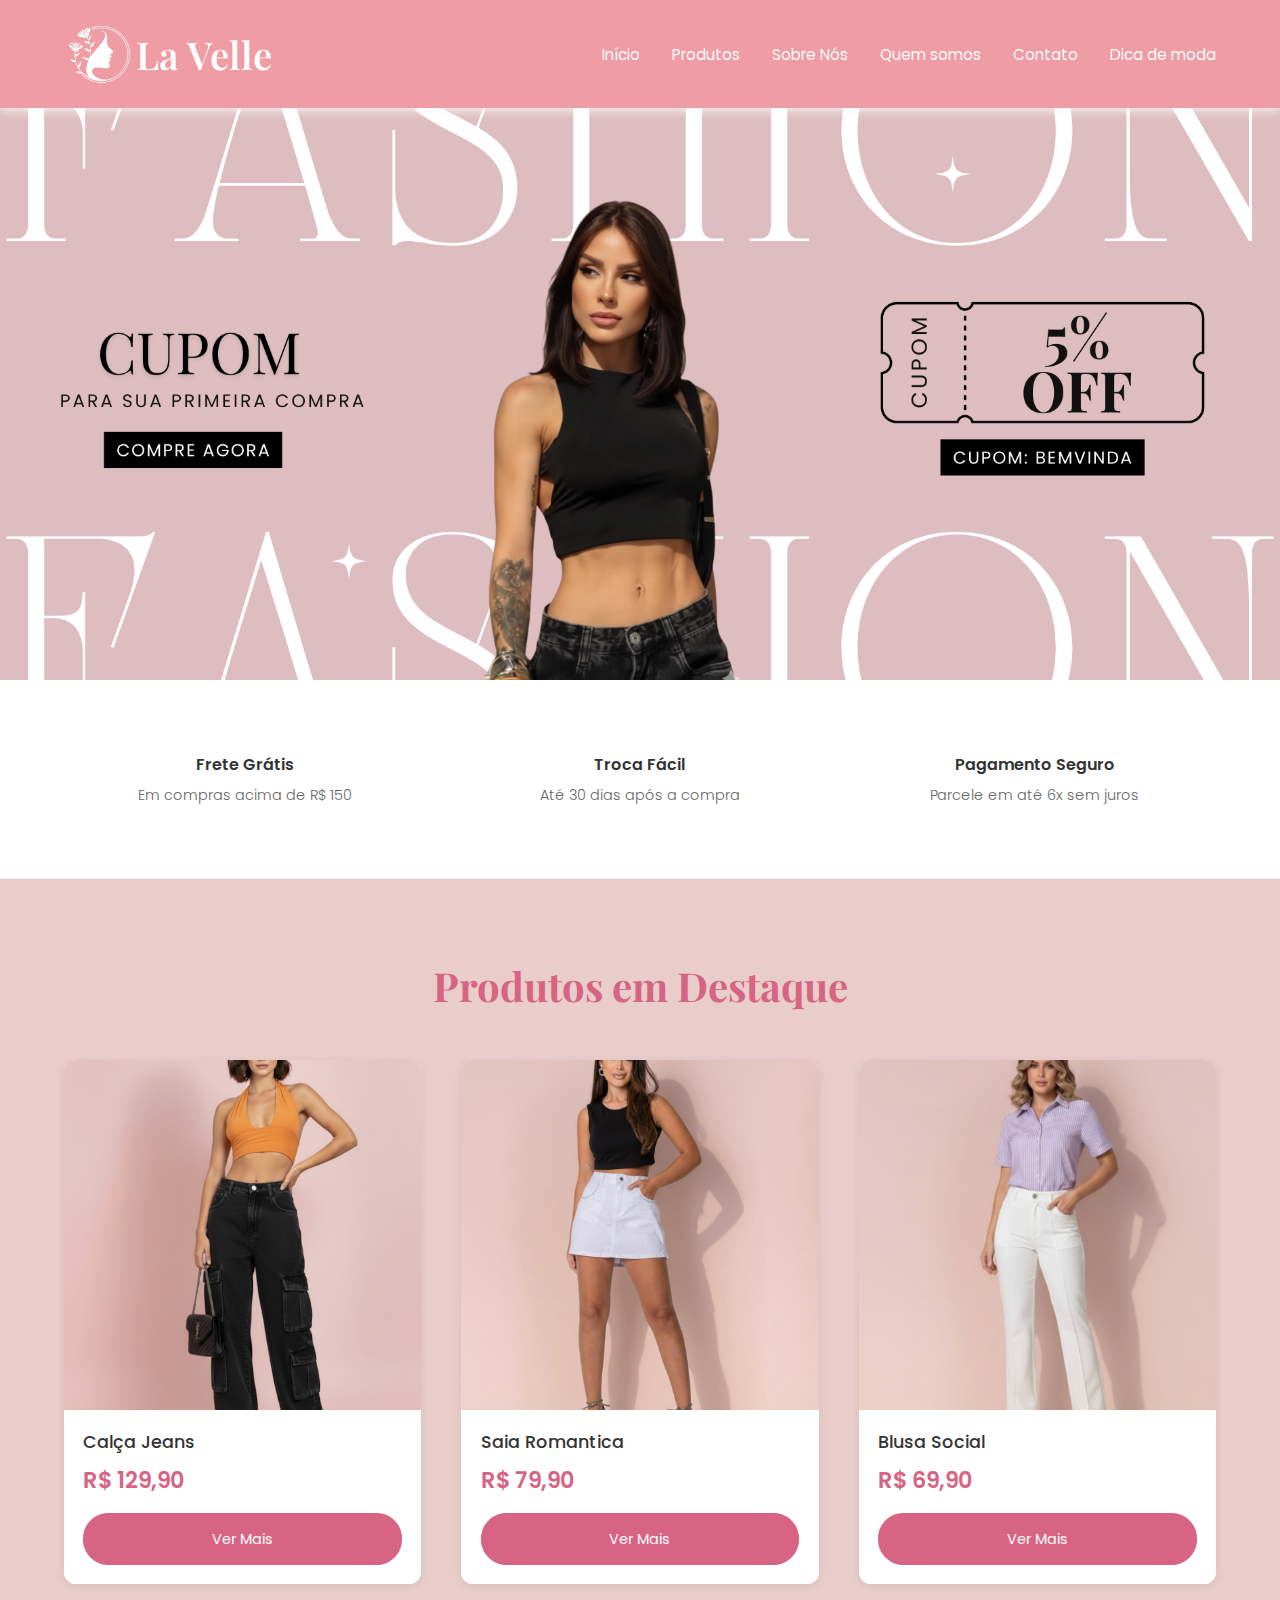
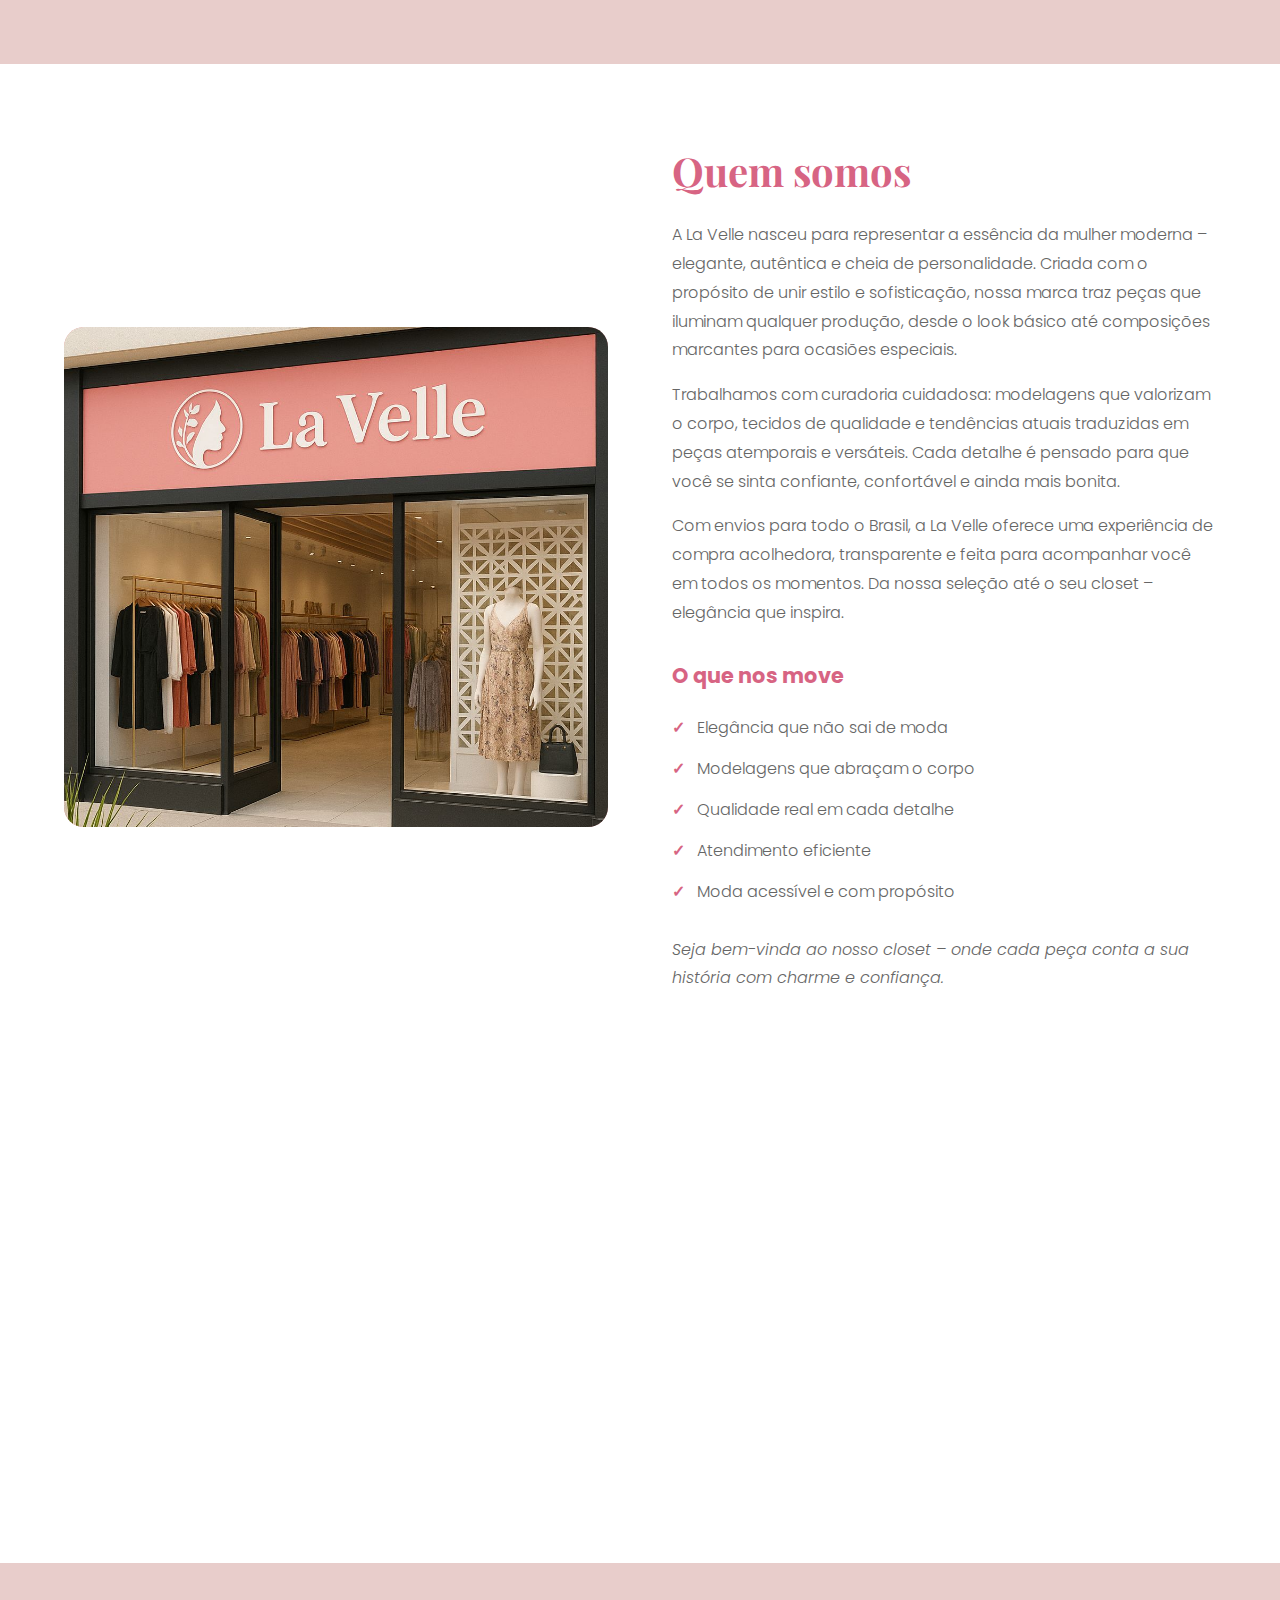
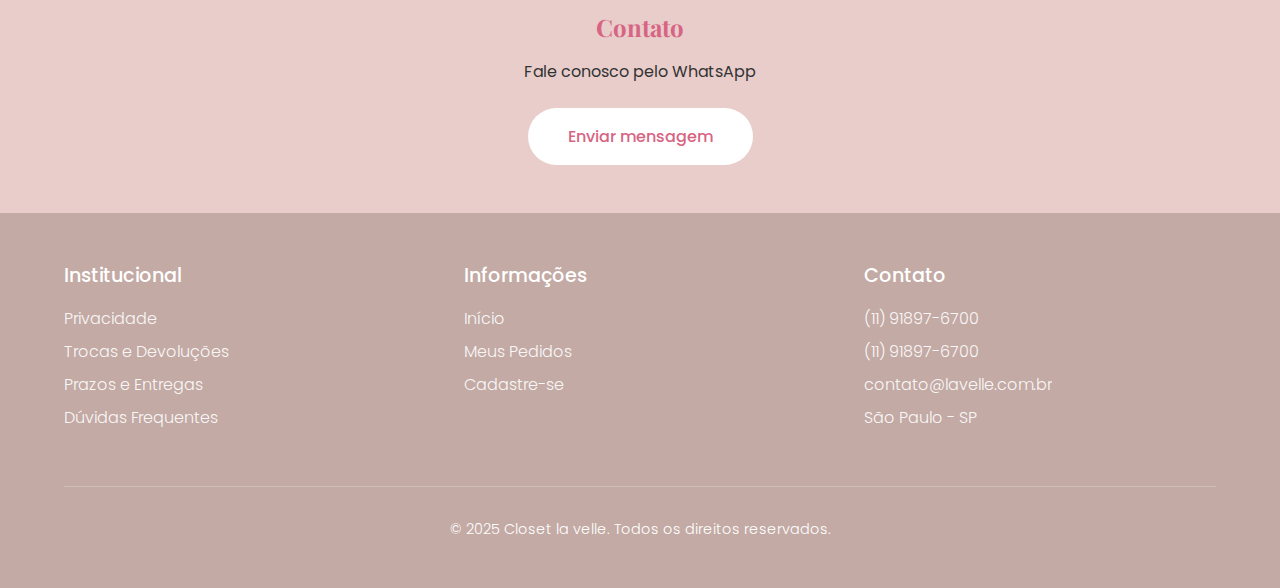
<file: index.html>
<!DOCTYPE html>
<html lang="pt-br">
<head>
    <meta charset="UTF-8">
    <meta name="viewport" content="width=device-width, initial-scale=1.0">
    <title>La velle</title>
    <link rel="stylesheet" href="style.css">
</head>
<body>

    <header>
    <div class="logo-container">
        <img src="img/logonovo.png" alt="la velle" class="logo-img">
        <div class="logo">La Velle</div>
    </div>
        
        <nav>
            <a href="index.html">Início</a>
            <a href="produtos.html">Produtos</a>
            <a href="#sobre">Sobre Nós</a>
            <a href="quemsomos.html">Quem somos </a>
            <a href="#contato">Contato</a>
            <a href="dicas.html">Dica de moda</a>
        </nav>
    </header>

    <!-- Banner Carrossel -->
    <section class="banner-carousel">
    <div class="carousel-container">

        <div class="carousel-slide">
            <img src="img/Banner 1 La Velle.png" alt="Promoções">
        </div>

        <div class="carousel-slide">
            <img src="img/Banner 2 La Velle.png" alt="Novidades">
        </div>

        <div class="carousel-slide">
            <img src="img/Banner 3 La Velle.png" alt="Moda Verão">
        </div>

    </div>
</section>


    <!-- Benefícios -->
    <section class="benefits">
        <div class="benefit-item">
            <h3>Frete Grátis</h3>
            <p>Em compras acima de R$ 150</p>
        </div>
        <div class="benefit-item">
            <h3>Troca Fácil</h3>
            <p>Até 30 dias após a compra</p>
        </div>
        <div class="benefit-item">
            <h3>Pagamento Seguro</h3>
            <p>Parcele em até 6x sem juros</p>
        </div>
    </section>

    <!-- Produtos -->
<!-- Produtos -->
<section class="products">
    <h2 class="section-title">Produtos em Destaque</h2>
    <div class="product-grid">
        <div class="product-card">
            <div class="product-image">
                <img src="img/calcajeans.png " alt="Calça Jeans Black">
            </div>
            <div class="product-info">
                <h3>Calça Jeans</h3>
                <p class="product-price">R$ 129,90</p>
                <a href="produtos.html" class="product-button">Ver Mais</a>
            </div>
        </div>
        <div class="product-card">
            <div class="product-image">
                <img src="img/saia.png" alt="Cargo Wide Dark">
            </div>
            <div class="product-info">
                <h3>Saia Romantica</h3>
                <p class="product-price">R$ 79,90</p>
                <a href="produtos.html" class="product-button">Ver Mais</a>
            </div>
        </div>
        <div class="product-card">
            <div class="product-image">
                <img src="img/blusasocial.png" alt="Conjunto Glamour">
            </div>
            <div class="product-info">
                <h3>Blusa Social</h3>
                <p class="product-price">R$ 69,90</p>
                <a href="produtos.html" class="product-button">Ver Mais</a>
            </div>
        </div>
    </div>
</section>


    
     <!-- QUEM SOMOS -->
   <!-- QUEM SOMOS -->
<section class="about" id="sobre">
    <div class="about-image">
        <img src="img/faixada.jpg" alt="La Velle - Sobre Nós">
    </div>
    <div class="about-content">
        <h2>Quem somos</h2>
        <p>A La Velle nasceu para representar a essência da mulher moderna – elegante, autêntica e cheia de personalidade. Criada com o propósito de unir estilo e sofisticação, nossa marca traz peças que iluminam qualquer produção, desde o look básico até composições marcantes para ocasiões especiais.</p>

        <p>Trabalhamos com curadoria cuidadosa: modelagens que valorizam o corpo, tecidos de qualidade e tendências atuais traduzidas em peças atemporais e versáteis. Cada detalhe é pensado para que você se sinta confiante, confortável e ainda mais bonita.</p>

        <p>Com envios para todo o Brasil, a La Velle oferece uma experiência de compra acolhedora, transparente e feita para acompanhar você em todos os momentos. Da nossa seleção até o seu closet – elegância que inspira.</p>

        <div class="about-highlights">
            <h3>O que nos move</h3>
            <ul>
                <li>Elegância que não sai de moda</li>
                <li>Modelagens que abraçam o corpo</li>
                <li>Qualidade real em cada detalhe</li>
                <li>Atendimento eficiente</li>
                <li>Moda acessível e com propósito</li>
            </ul>
        </div>
        <p style="margin-top: 1.5rem; font-style: italic;">Seja bem-vinda ao nosso closet – onde cada peça conta a sua história com charme e confiança.</p>
    </div>

<div class="video-container">
    <iframe 
        src="https://www.youtube.com/embed/2nrxYPofOdE" allowfullscreen>
    </iframe>
</div>

</section>
    <!-- Contato -->
    <section id="contato" style="background: var(--color-5); padding: 3rem 5%; text-align: center;">
        <h2 style="font-family: 'Playfair Display', serif; color: var(--color-2); margin-bottom: 1rem;">Contato</h2>
        <p style="margin-bottom: 1.5rem;">Fale conosco pelo WhatsApp</p>
        <a href="https://wa.me/5500000000000" target="_blank" class="cta-button">Enviar mensagem</a>
    </section>

      <!-- FOOTER -->
    <footer>
        <div class="footer-content">
            <div class="footer-section">
                <h3>Institucional</h3>
                <a href="#">Privacidade</a>
                <a href="#">Trocas e Devoluções</a>
                <a href="#">Prazos e Entregas</a>
                <a href="#">Dúvidas Frequentes</a>
            </div>
            <div class="footer-section">
                <h3>Informações</h3>
                <a href="index.html">Início</a>
                <a href="produtos.html">Meus Pedidos</a>
                <a href="#">Cadastre-se</a>
            </div>
            <div class="footer-section">
                <h3>Contato</h3>
                <p><i class="fab fa-whatsapp"></i> (11) 91897-6700</p>
                <p><i class="fas fa-phone"></i> (11) 91897-6700</p>
                <p><i class="fas fa-envelope"></i> contato@lavelle.com.br</p>
                <p><i class="fas fa-map-marker-alt"></i> São Paulo - SP</p>
                <div class="social-links">
                    <a href="#"><i class="fab fa-instagram"></i></a>
                    <a href="#"><i class="fab fa-facebook"></i></a>
                    <a href="#"><i class="fab fa-whatsapp"></i></a>
                </div>
            </div>
        </div>
        <div class="footer-bottom">
            <p>&copy; 2025 Closet la velle. Todos os direitos reservados.</p>
        </div>
    </footer>
<script src="script.js"></script>
</body>
</html>
</file>
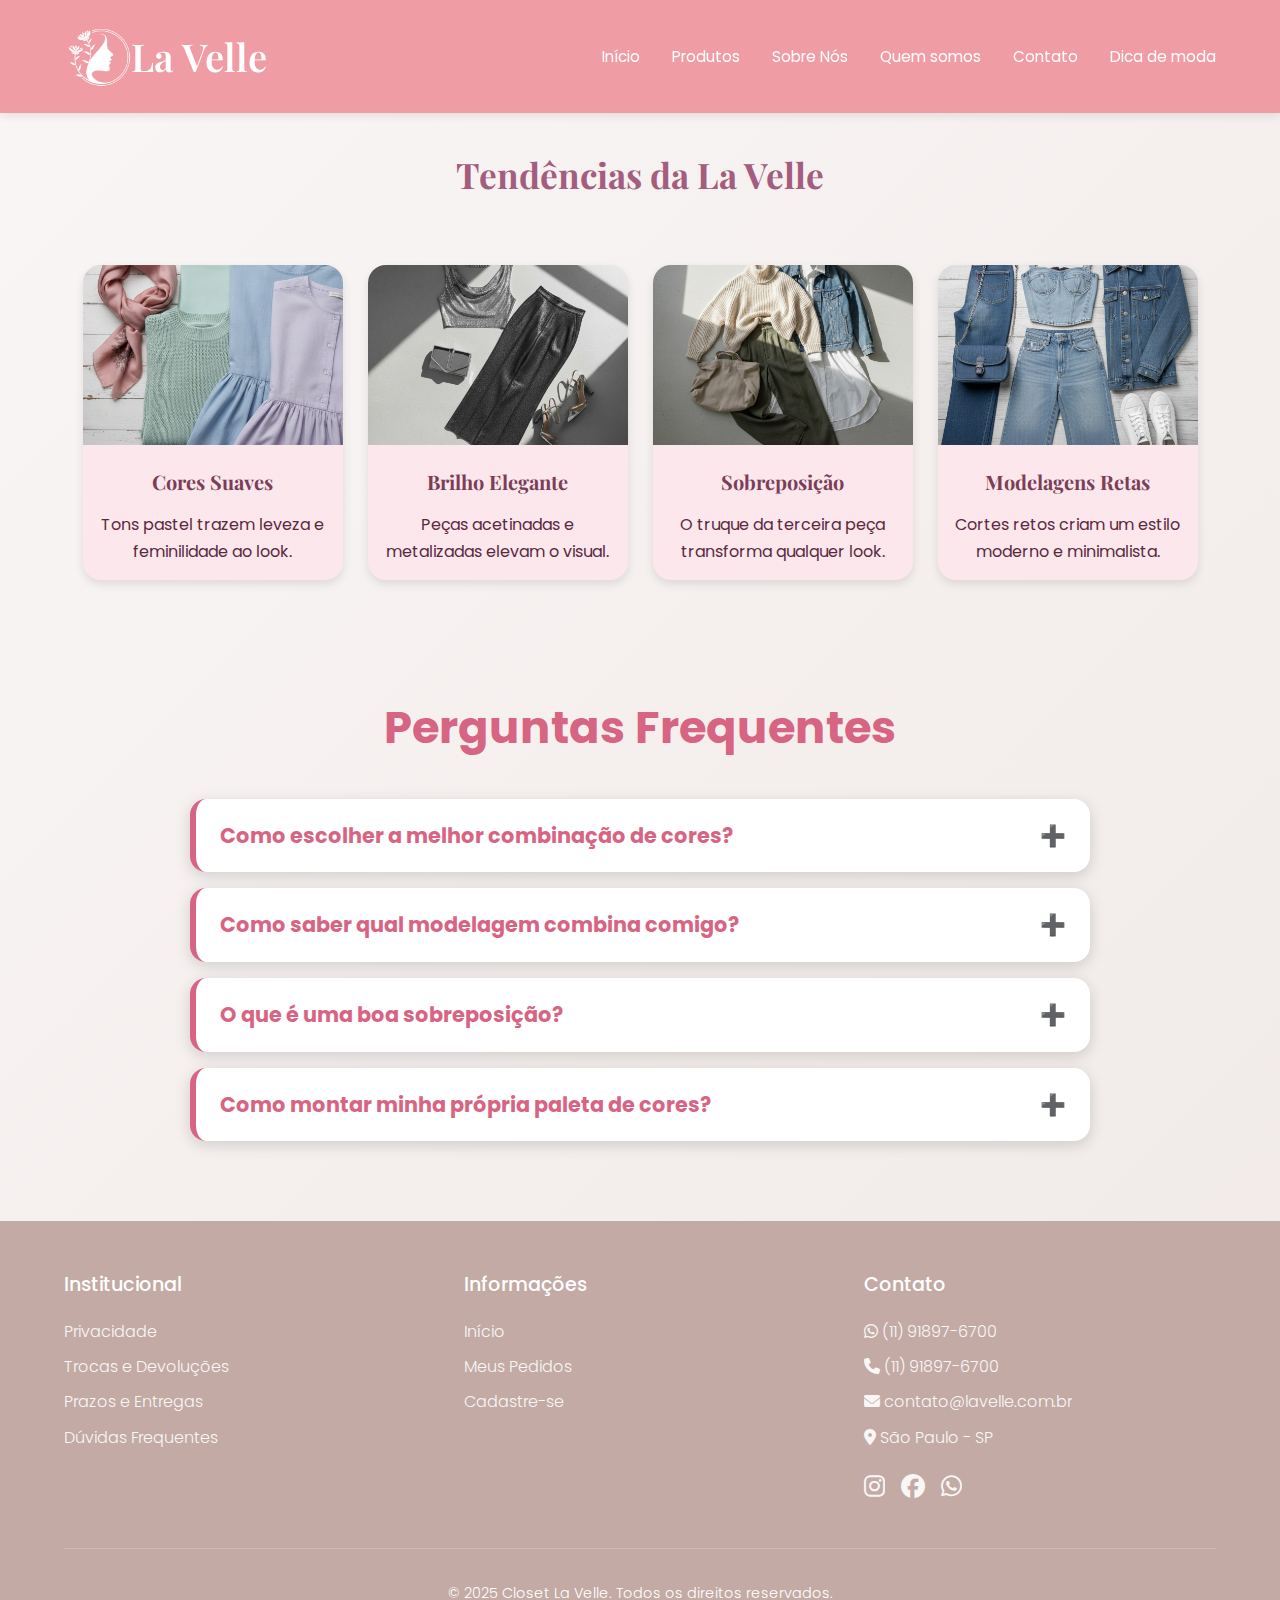
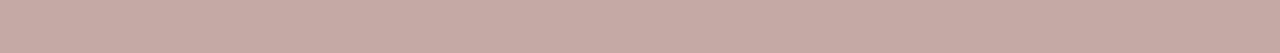
<file: dicas.html>
<!DOCTYPE html>
<html lang="pt-BR">
<head>
    <meta charset="UTF-8">
    <meta name="viewport" content="width=device-width, initial-scale=1.0">
    <title>Dicas - La Velle</title>
    <link rel="stylesheet" href="styles.css">
    <!-- Ícones do Font Awesome -->
    <link rel="stylesheet" href="https://cdnjs.cloudflare.com/ajax/libs/font-awesome/6.5.0/css/all.min.css">
</head>

<body>

    <!-- HEADER -->
    <header>
        <div class="logo-container">
            <img src="img/logonovo.png" alt="La Velle" class="logo-img">
            <div class="logo">La Velle</div>
        </div>
<nav>
            <a href="index.html">Início</a>
    <a href="produtos.html">Produtos</a>
    <a href="index.html#sobre">Sobre Nós</a>
    <a href="quemsomos.html">Quem somos</a>
    <a href="index.html#contato">Contato</a>
    <a href="dicas.html">Dica de moda</a>
        </nav>
    </header>


    <main>
    <!-- TÍTULO DAS TENDÊNCIAS -->
    <h2 class="tendencia-title">Tendências da La Velle</h2>


    <!-- CARDS DE TENDÊNCIAS -->
    <div class="tendencias-container">

        <!-- CARD 1 -->
        <div class="tendencia-card">
            <img src="img/paletapastel.jpg" class="tendencia-img">
            <h3>Cores Suaves</h3>
            <p>Tons pastel trazem leveza e feminilidade ao look.</p>
        </div>

        <!-- CARD 2 -->
        <div class="tendencia-card">
            <img src="img/brilhomoderno.jpg" class="tendencia-img">
            <h3>Brilho Elegante</h3>
            <p>Peças acetinadas e metalizadas elevam o visual.</p>
        </div>

        <!-- CARD 3 -->
        <div class="tendencia-card">
            <img src="img/sobreposição.jpg" class="tendencia-img">
            <h3>Sobreposição</h3>
            <p>O truque da terceira peça transforma qualquer look.</p>
        </div>

        <!-- CARD 4 -->
        <div class="tendencia-card">
            <img src="img/lookjeans.jpg" class="tendencia-img">
            <h3>Modelagens Retas</h3>
            <p>Cortes retos criam um estilo moderno e minimalista.</p>
        </div>

    </div>



    <!-- FAQ -->
    <main id="faq-container">
        <h1 class="faq-title">Perguntas Frequentes</h1>

        <!-- CARD 1 -->
        <div class="faq-card">
            <input type="checkbox" id="faq1" class="faq-toggle">
            <label for="faq1">
                <div class="faq-question">Como escolher a melhor combinação de cores?</div>
            </label>
            <div class="faq-answer">
                Utilize até três cores principais no look: uma dominante, uma complementar e uma de destaque.
                Cores neutras como nude, branco e preto ajudam a equilibrar o visual.
            </div>
        </div>

        <!-- CARD 2 -->
        <div class="faq-card">
            <input type="checkbox" id="faq2" class="faq-toggle">
            <label for="faq2">
                <div class="faq-question">Como saber qual modelagem combina comigo?</div>
            </label>
            <div class="faq-answer">
                O segredo é equilibrar volumes: se a parte de cima é mais larga, use uma parte de baixo mais ajustada — e vice-versa.
            </div>
        </div>

        <!-- CARD 3 -->
        <div class="faq-card">
            <input type="checkbox" id="faq3" class="faq-toggle">
            <label for="faq3">
                <div class="faq-question">O que é uma boa sobreposição?</div>
            </label>
            <div class="faq-answer">
                A sobreposição é a técnica de adicionar uma terceira peça (blazer, colete, cardigan) para transformar o look.
            </div>
        </div>

        <!-- CARD 4 -->
        <div class="faq-card">
            <input type="checkbox" id="faq4" class="faq-toggle">
            <label for="faq4">
                <div class="faq-question">Como montar minha própria paleta de cores?</div>
            </label>
            <div class="faq-answer">
                Usando o círculo cromático:
                <br>• cores análogas criam looks suaves  
                <br>• cores complementares criam impacto  
                <br><br>
                Aqui está uma paleta da La Velle:


                <img src="./img/cores.png" alt="Cores">


                
                <div class="palette-box">
                    <div class="color-sample" style="background:#FBE7EC;"></div>
                    <div class="color-sample" style="background:#E3B5C8;"></div>
                    <div class="color-sample" style="background:#C685A6;"></div>
                    <div class="color-sample" style="background:#A45D7F;"></div>
                    <div class="color-sample" style="background:#7A3E57;"></div>
                </div>
            </div>
        </div>

    </main>



    <!-- FOOTER -->
    <footer id="contato">
        <div class="footer-content">

            <div class="footer-section">
                <h3>Institucional</h3>
                <a href="#">Privacidade</a>
                <a href="#">Trocas e Devoluções</a>
                <a href="#">Prazos e Entregas</a>
                <a href="#">Dúvidas Frequentes</a>
            </div>

            <div class="footer-section">
                <h3>Informações</h3>
                <a href="index.html">Início</a>
                <a href="produtos.html">Meus Pedidos</a>
                <a href="#">Cadastre-se</a>
            </div>

            <div class="footer-section">
                <h3>Contato</h3>
                <p><i class="fab fa-whatsapp"></i> (11) 91897-6700</p>
                <p><i class="fas fa-phone"></i> (11) 91897-6700</p>
                <p><i class="fas fa-envelope"></i> contato@lavelle.com.br</p>
                <p><i class="fas fa-map-marker-alt"></i> São Paulo - SP</p>

                <div class="social-links">
                    <a href="#"><i class="fab fa-instagram"></i></a>
                    <a href="#"><i class="fab fa-facebook"></i></a>
                    <a href="#"><i class="fab fa-whatsapp"></i></a>
                </div>
            </div>

        </div>

        <div class="footer-bottom">
            <p>&copy; 2025 Closet La Velle. Todos os direitos reservados.</p>
        </div>
    </footer>
<script src="script.js"></script>
</body>
</html>
</file>
<file: style.css>
@import url('https://fonts.googleapis.com/css2?family=Poppins:wght@300;400;500;600&family=Playfair+Display:wght@400;500;600&display=swap');       
        * {
            margin: 0;
            padding: 0;
            box-sizing: border-box;
        }
        
        :root {
            --color-1: #c3aaa5;
            --color-2: #d76483;
            --color-3: #ef9ca4;
            --color-4: #ffc2bb;
            --color-5: #e6c8c6e7;
        }
        
        body {
            font-family: 'Poppins', sans-serif;
            color: #333;
            overflow-x: hidden;
        }
        
        




















































        /* HEADER */
      header {
        
    position: fixed;
    top: 0;
    left: 0;
    width: 100%;
    background: var(--color-3); /* agora #ef9ca4 */
    padding: 1.5rem 5%;
    display: flex;
    justify-content: space-between;
    align-items: center;
    z-index: 1000;
    box-shadow: 0 2px 10px rgb(251, 249, 249);
}
.logo-container {
    display: flex;
    align-items: center; 
    gap: 0.8rem; 
}

.logo-img {
    height: 60px; 
    width: auto;
}

.logo {
    font-family: 'Playfair Display', serif;
    font-size: 2.4rem;
    color: #ffffff;
    font-weight: 600;
}

@media (max-width: 768px) {
    .logo-img {
        max-height: 45px; 
    }

    .logo {
        font-size: 2rem;
    }
}

        
        nav {
            display: flex;
            gap: 2rem;
        }
        
        nav a {
            text-decoration: none;
            color: #ffffff;
            font-weight: 400;
            font-size: 0.95rem;
            transition: color 0.3s;
        }
        
        nav a:hover {
            color: var(--color-2);
        }
        
        .menu-toggle-input {
            display: none;
        }
        
        .menu-toggle {
            display: none;
            font-size: 1.5rem;
            color: var(--color-2);
            cursor: pointer;
        }
        









































        /* BANNER CARROSSEL */
        .banner-carousel {
            margin-top: 80px;
            width: 100%;
            height: 600px;
            position: relative;
            overflow: hidden;
        }
        
        .carousel-container {
            display: flex;
            width: 300%;
            height: 100%;
            animation: slide 15s infinite;
        }
        
        .carousel-slide {
            width: 33.333%;
            height: 100%;
            display: flex;
            align-items: center;
            justify-content: center;
            background: linear-gradient(135deg, var(--color-4), var(--color-1));
            position: relative;
        }
        
        .carousel-content {
            text-align: center;
            color: #fff;
            z-index: 2;
            padding: 2rem;
        }
        
        .carousel-content h2 {
            font-family: 'Playfair Display', serif;
            font-size: 3.5rem;
            margin-bottom: 1rem;
            font-weight: 500;
        }
        
        .carousel-content p {
            font-size: 1.5rem;
            font-weight: 300;
            margin-bottom: 2rem;
        }
        
        .cta-button {
            background: #fff;
            color: var(--color-2);
            padding: 1rem 2.5rem;
            border-radius: 50px;
            text-decoration: none;
            font-weight: 500;
            display: inline-block;
            transition: all 0.3s;
        }
        
        .cta-button:hover {
            background: var(--color-2);
            color: #fff;
            transform: translateY(-2px);
        }
        
        @keyframes slide {
            0%, 30% { transform: translateX(0); }
            33.33%, 63.33% { transform: translateX(-33.333%); }
            66.66%, 96.66% { transform: translateX(-66.666%); }
            100% { transform: translateX(0); }
        }







        
         /* BENEFÍCIOS */
        .benefits {
            background: #fff;
            padding: 3rem 5%;
            display: grid;
            grid-template-columns: repeat(auto-fit, minmax(250px, 1fr));
            gap: 2rem;
            border-bottom: 1px solid #f0f0f0;
        }
        
        .benefit-item {
            text-align: center;
            padding: 1.5rem;
        }
        
        .benefit-item i {
            font-size: 2.5rem;
            color: var(--color-2);
            margin-bottom: 1rem;
        }
        
        .benefit-item h3 {
            font-size: 1rem;
            font-weight: 600;
            margin-bottom: 0.5rem;
        }
        
        .benefit-item p {
            font-size: 0.9rem;
            color: #666;
            font-weight: 300;
        }
        
























        /* PRODUTOS */
        .products {
            padding: 5rem 5%;
            background: var(--color-5);
        }
        
        .section-title {
            font-family: 'Playfair Display', serif;
            font-size: 2.5rem;
            text-align: center;
            margin-bottom: 3rem;
            color: var(--color-2);
        }
        
        .product-grid {
            display: grid;
            grid-template-columns: repeat(auto-fit, minmax(280px, 1fr));
            gap: 2.5rem;
        }
        
        .product-card {
            background: #f5f5f5;
            border-radius: 20px;
            overflow: hidden;
            transition: transform 0.3s, box-shadow 0.3s;
        }
        
        .product-card:hover {
            transform: translateY(-5px);
            box-shadow: 0 10px 30px rgba(0,0,0,0.1);
        }
        
        .product-image {
            width: 100%;
            height: 400px;
            background: #e8e8e8;
            display: flex;
            align-items: center;
            justify-content: center;
            color: #999;
            font-size: 2.5rem;
        }
        
        .product-info {
            padding: 1.5rem;
            background: #fff;
        }
        
        .product-info h3 {
            font-size: 1rem;
            margin-bottom: 0.8rem;
            font-weight: 400;
            color: #333;
        }
        
        .product-price {
            font-size: 1.2rem;
            color: var(--color-2);
            font-weight: 500;
            margin-bottom: 1.2rem;
        }
        
        .product-button {
            width: 100%;
            padding: 0.9rem;
            background: #fff;
            color: var(--color-2);
            border: 1px solid var(--color-2);
            border-radius: 8px;
            cursor: pointer;
            font-weight: 400;
            transition: all 0.3s;
            text-transform: none;
        }
        
        .product-button:hover {
            background: var(--color-2);
            color: #fff;
        }
        
        /* QUEM SOMOS */
        .about {
            padding: 5rem 5%;
            background: #fff;
            display: grid;
            grid-template-columns: 1fr 1fr;
            gap: 4rem;
            align-items: center;
        }
        
        .about-image {
            width: 100%;
            height: 500px;
            background: url('data:image/svg+xml,<svg xmlns="http://www.w3.org/2000/svg" viewBox="0 0 400 500"><rect fill="%23ef9ca4" width="400" height="500"/><circle cx="200" cy="250" r="100" fill="%23d76483" opacity="0.5"/></svg>') center/cover;
            border-radius: 20px;
            overflow: hidden;
        }
        
        .about-content h2 {
            font-family: 'Playfair Display', serif;
            font-size: 2.5rem;
            color: var(--color-2);
            margin-bottom: 1.5rem;
        }
        
        .about-content p {
            font-size: 1rem;
            line-height: 1.8;
            color: #666;
            margin-bottom: 1rem;
            font-weight: 300;
        }
        
        .about-highlights {
            margin-top: 2rem;
        }
        
        .about-highlights h3 {
            font-size: 1.3rem;
            margin-bottom: 1rem;
            color: var(--color-2);
        }
        
        .about-highlights ul {
            list-style: none;
        }
        
        .about-highlights li {
            padding: 0.5rem 0;
            font-weight: 300;
            color: #666;
        }
        
        .about-highlights li:before {
            content: "✓ ";
            color: var(--color-2);
            font-weight: 600;
            margin-right: 0.5rem;
        }
        
        /* FOOTER */
        footer {
            background: var(--color-1);
            color: #fff;
            padding: 3rem 5%;
        }
        
        .footer-content {
            display: grid;
            grid-template-columns: repeat(auto-fit, minmax(250px, 1fr));
            gap: 3rem;
            margin-bottom: 2rem;
        }
        
        .footer-section h3 {
            font-size: 1.2rem;
            margin-bottom: 1rem;
            font-weight: 500;
        }
        
        .footer-section p,
        .footer-section a {
            color: #fff;
            text-decoration: none;
            display: block;
            margin-bottom: 0.5rem;
            font-weight: 300;
            opacity: 0.9;
        }
        
        .footer-section a:hover {
            opacity: 1;
        }
        
        .social-links {
            display: flex;
            gap: 1rem;
            margin-top: 1rem;
        }
        
        .social-links a {
            font-size: 1.5rem;
            color: #fff;
        }
        
        .footer-bottom {
            text-align: center;
            padding-top: 2rem;
            border-top: 1px solid rgba(255,255,255,0.2);
            font-weight: 300;
            font-size: 0.9rem;
        }
        








































        
        /* RESPONSIVO */
        @media (max-width: 768px) {
            header {
                padding: 1rem 3%;
            }
            
            nav {
                position: fixed;
                top: 70px;
                right: -100%;
                width: 70%;
                height: calc(100vh - 70px);
                background: var(--color-5);
                flex-direction: column;
                padding: 2rem;
                transition: right 0.3s;
                box-shadow: -2px 0 10px rgba(0,0,0,0.1);
            }
            
            nav.active {
                right: 0;
            }
            
            .menu-toggle {
                display: block;
            }
            
            #menu-toggle-input:checked ~ nav {
                right: 0;
            }
            
            .banner-carousel {
                height: 400px;
            }
            
            .carousel-content h2 {
                font-size: 2rem;
            }
            
            .carousel-content p {
                font-size: 1rem;
            }
            
            .benefits {
                grid-template-columns: 1fr;
                padding: 2rem 3%;
            }
            
            .products,
            .about {
                padding: 3rem 3%;
            }
            
            .about {
                grid-template-columns: 1fr;
                gap: 2rem;
            }
            
            .about-image {
                height: 350px;
            }
            
            .section-title {
                font-size: 2rem;
            }
            
            .product-grid {
                grid-template-columns: 1fr;
            }
            
            footer {
                padding: 2rem 3%;
            }
        }
        
.logo-container {
    display: flex;
    align-items: center;
    gap: -90;  /* Aproxima ao máximo */
}

.logo {
    font-family: 'Playfair Display', serif;
    font-size: 2.4rem;
    color: #ffffff;
    font-weight: 600;
    margin-left: -8px; 
 
}

.logo-img {
    max-height: 69px;
    width: auto;
    object-fit: contain;
    background-size: 15%;
}
@media (max-width: 768px) {
    .logo-img {
        max-height: 45px; /* Ajuste proporcional para celular */
    }

    .logo {
        font-size: 2rem;
    }
}
img {
  width: 100px;
}

.about-image {
    width: 100%;
    height: 500px;
    border-radius: 20px;
    overflow: hidden;
    position: relative;
}

.about-image img {
    width: 100%;
    height: 100%;
    object-fit: cover;
    display: block;
}

.product-image img {
    width: 100%;
    height: 100%;
    object-fit: cover;
    display: block;
}
#ConteinerDicas h1 {
    font-family: 'Playfair Display', serif;
}
/* PRODUTOS */
        .products {
            padding: 5rem 5%;
            background: var(--color-5);
        }
        
        .products-list {
            padding: 3rem 5%;
            background: #f5e6e4;
            display: grid;
            grid-template-columns: repeat(auto-fill, minmax(280px, 1fr));
            gap: 2rem;
        }
        
        .section-title {
            font-family: 'Playfair Display', serif;
            font-size: 2.5rem;
            text-align: center;
            margin-bottom: 3rem;
            color: var(--color-2);
        }
        
        .product-grid {
            display: grid;
            grid-template-columns: repeat(auto-fit, minmax(280px, 1fr));
            gap: 2.5rem;
        }
        
        .product-card {
            background: #fff;
            border-radius: 12px;
            overflow: hidden;
            transition: transform 0.3s, box-shadow 0.3s;
            box-shadow: 0 2px 8px rgba(0,0,0,0.08);
        }
        
        .product-card:hover {
            transform: translateY(-5px);
            box-shadow: 0 8px 20px rgba(0,0,0,0.12);
        }
        
        .product-image {
            width: 100%;
            height: 350px;
            background: #fafafa;
            display: flex;
            align-items: center;
            justify-content: center;
            color: #999;
            font-size: 2.5rem;
            overflow: hidden;
        }
        
        .product-info {
            padding: 1.2rem;
            background: #fff;
        }
        
        .product-info h3 {
            font-size: 1.1rem;
            margin-bottom: 0.5rem;
            font-weight: 500;
            color: #333;
        }
        
        .product-price {
            font-size: 1.4rem;
            color: var(--color-2);
            font-weight: 600;
            margin-bottom: 1rem;
        }
        
        .product-button {
            width: 100%;
            padding: 0.8rem;
            background: #fff;
            color: var(--color-2);
            border: 1px solid var(--color-2);
            border-radius: 25px;
            cursor: pointer;
            font-weight: 400;
            transition: all 0.3s;
            text-transform: none;
            font-size: 0.9rem;
        }
        
        .product-button:hover {
            background: var(--color-2);
            color: #fff;
        }
        
        .carousel-slide img {
    width: 100%;
    height: 100%; /* ou o tamanho que você quiser */
    object-fit: cover;
}

.about {
  display: grid;
  grid-template-columns: 1fr 1fr;
  gap: 4rem;
  align-items: center;
}

/* vídeo ocupa toda a linha da grid, centralizado */
.video-container {
  grid-column: 1 / -1;
  justify-self: center;
  width: 50%;          /* largura do vídeo relativa ao container pai */
  max-width: 800px;    /* aumentei um pouco a largura máxima */
  margin: 2rem 0;
  position: relative;

  /* padding-bottom controla a altura relativa à largura */
  /* diminui de 56.25% (16:9) para 40% para deixar o vídeo menos alto */
  padding-bottom: 30%;  
  height: 0;
}

.video-container iframe {
  position: absolute;
  top: 0;
  left: 0;
  width: 100%;
  height: 100%;
  border: 0;
}
.product-button {
    display: inline-block;
    text-align: center;
    background: var(--color-2);
    color: #fff;
    padding: 0.9rem 2rem;
    border-radius: 25px;
    text-decoration: none; /* remove o sublinhado */
    font-weight: 400;
    font-size: 0.9rem;
    cursor: pointer;
    transition: background-color 0.3s ease;
}

.product-button:hover {
    background: #fff;
    color: var(--color-2);
    border: 1px solid var(--color-2);
}
</file>
<file: styles.css>
@import url('https://fonts.googleapis.com/css2?family=Poppins:wght@300;400;500;600&family=Playfair+Display:wght@400;500;600&display=swap');

/* ======================================
      VARIÁVEIS DE COR
====================================== */
:root {
  --color-1: #c3aaa5;
  --color-2: #d76483;
  --color-3: #ef9ca4;
  --color-4: #ffc2bb;
  --color-5: #e6c8c6e7;

  --color-rosa-forte: #d76483;
  --color-texto-secundario: #555;
  --shadow-md: 0 4px 15px rgba(0,0,0,0.15);
}

/* ======================================
      RESET
====================================== */
* {
  margin: 0;
  padding: 0;
  box-sizing: border-box;
}

body {
  font-family: 'Poppins', sans-serif;
  background: linear-gradient(135deg, #f9f6f5 0%, #f0e9e7 100%);
  color: #4a4a4a;
  line-height: 1.7;
  min-height: 100vh;
  overflow-x: hidden;
}

html {
  scroll-behavior: smooth;
}

/* HEADER - Correção para Mobile */
header {
    position: fixed;
    top: 0;
    left: 0;
    width: 100%;
    background: var(--color-3);
    padding: 1.5rem 5%;
    display: flex;
    justify-content: space-between;
    align-items: center;
    z-index: 1000;
    box-shadow: 0 2px 10px rgba(0, 0, 0, 0.1);
    min-height: 70px; /* Garante altura mínima */
}

.logo-container {
    display: flex;
    align-items: center;
    gap: 0.8rem;
    z-index: 1001; /* Garante que a logo fique visível */
}

.logo-img {
    height: 60px;
    width: auto;
}

.logo {
    font-family: 'Playfair Display', serif;
    font-size: 2.4rem;
    color: #ffffff;
    font-weight: 600;
}

/* Navegação Desktop */
nav {
    display: flex;
    gap: 2rem;
}

nav a {
    text-decoration: none;
    color: #ffffff;
    font-weight: 400;
    font-size: 0.95rem;
    transition: color 0.3s;
}

nav a:hover {
    color: var(--color-2);
}

/* Botão do Menu Mobile */
.menu-toggle {
    display: none;
    font-size: 1.5rem;
    color: #ffffff;
    cursor: pointer;
    background: none;
    border: none;
    padding: 0.5rem;
    z-index: 1001;
}

/* RESPONSIVO - MOBILE */
@media (max-width: 768px) {
    header {
        padding: 1rem 3%;
        min-height: 60px;
        /* IMPORTANTE: Não usar display: none aqui */
    }
    
    /* Logo responsiva */
    .logo-img {
        height: 45px;
    }

    .logo {
        font-size: 1.8rem;
    }
    
    /* Mostra o botão do menu */
    .menu-toggle {
        display: block;
    }
    
    /* Navegação Mobile */
    nav {
        position: fixed;
        top: 60px;
        right: -100%; /* Inicialmente escondido fora da tela */
        width: 75%;
        max-width: 300px;
        height: calc(100vh - 60px);
        background: var(--color-5);
        flex-direction: column;
        padding: 2rem;
        gap: 0;
        transition: right 0.3s ease;
        box-shadow: -2px 0 10px rgba(0, 0, 0, 0.2);
        overflow-y: auto;
        z-index: 999;
    }
    
    /* Menu ativo - quando o usuário clica */
    nav.active {
        right: 0;
    }
    
    /* Links do menu mobile */
    nav a {
        width: 100%;
        padding: 1rem 0;
        border-bottom: 1px solid rgba(255, 255, 255, 0.2);
        color: var(--color-2);
        font-size: 1rem;
        transition: all 0.3s;
    }
    
    nav a:hover {
        color: #ffffff;
        background: var(--color-2);
        padding-left: 1rem;
    }
    
    /* Ajusta o conteúdo para não ficar atrás do header */
    .banner-carousel {
        margin-top: 60px;
    }
}

@media (max-width: 480px) {
    header {
        padding: 0.8rem 4%;
        min-height: 55px;
    }
    
    .logo-img {
        height: 40px;
    }
    
    .logo {
        font-size: 1.5rem;
    }
    
    .menu-toggle {
        font-size: 1.3rem;
    }
    
    nav {
        top: 55px;
        height: calc(100vh - 55px);
        width: 80%;
    }
}
/* LOGO */
.logo-container {
  display: flex;
  align-items: center;
  gap: 0.5rem;
}

.logo-img {
  height: 60px;
  object-fit: contain;
}

.logo {
  font-family: 'Playfair Display', serif;
  font-size: 2.2rem;
  color: #ffffff;
  font-weight: 600;
  white-space: nowrap;
}

/* NAVEGAÇÃO */
nav {
  display: flex;
  gap: 2rem;
  align-items: center;
}

nav a {
  color: #fff;
  text-decoration: none;
  font-size: 0.95rem;
  transition: 0.3s;
}

nav a:hover {
  color: var(--color-2);
}

.menu-toggle {
  display: none;
  font-size: 1.8rem;
  color: #fff;
  background: none;
  border: none;
  cursor: pointer;
}

/* ======================================
      HERO
====================================== */
#ConteinerDicas {
  background: linear-gradient(135deg, var(--color-2), var(--color-3));
  padding: 120px 30px 80px;
  text-align: center;
  color: white;
  margin-top: 76px;
  box-shadow: 0 10px 40px rgba(215, 100, 131, 0.4);
  position: relative;
  overflow: hidden;
}

#ConteinerDicas::before {
  content: '';
  position: absolute;
  top: -150px;
  right: -150px;
  width: 600px;
  height: 600px;
  background: radial-gradient(circle, rgba(255,255,255,0.2), transparent);
  animation: pulseAnimation 8s ease-in-out infinite;
}

@keyframes pulseAnimation {
  0%,100% { transform: scale(1); opacity: 0.3; }
  50% { transform: scale(1.2); opacity: 0.5; }
}

#ConteinerDicas h1 {
  font-size: 4em;
  letter-spacing: 15px;
  text-transform: uppercase;
  text-shadow: 3px 3px 10px rgba(0,0,0,0.3);
  margin-bottom: 25px;
}

#ConteinerDicas h3 {
  font-size: 1.2em;
  max-width: 900px;
  margin: auto;
}

/* ======================================
      PAINÉIS
====================================== */
#dicasContainer {
  max-width: 1200px;
  margin: auto;
  padding: 40px;
  display: grid;
  gap: 40px;
}

.painel {
  background: #fff;
  padding: 40px;
  border-radius: 25px;
  border: 2px solid var(--color-5);
  box-shadow: 0 10px 35px rgba(195,170,165,0.25);
  transition: 0.4s;
}

.painel:hover {
  transform: translateY(-8px);
  border-color: var(--color-3);
}

.painel h2 {
  font-size: 2em;
  color: var(--color-2);
  margin-bottom: 18px;
}

.painel p {
  font-size: 1.15em;
  line-height: 1.9;
  text-align: justify;
}

.painel img {
  width: 100%;
  max-width: 800px;
  margin: 25px auto;
  display: block;
  border-radius: 20px;
}

/* ======================================
      FAQ (FUNCIONANDO)
====================================== */
#faq-container {
  width: 90%;
  max-width: 900px;
  margin: 5rem auto;
}

.faq-title {
  text-align: center;
  font-size: 2.8rem;
  color: var(--color-rosa-forte);
  font-weight: 700;
  margin-bottom: 2rem;
}

/* card */
.faq-card {
  background: #fff;
  padding: 1.2rem 1.5rem;
  border-radius: 1rem;
  border-left: 6px solid var(--color-rosa-forte);
  margin-bottom: 1rem;
  box-shadow: var(--shadow-md);
}

/* toggle escondido */
.faq-toggle {
  display: none;
}

.faq-question {
  font-size: 1.3rem;
  font-weight: bold;
  color: var(--color-rosa-forte);
  display: flex;
  justify-content: space-between;
  cursor: pointer;
}

.faq-question::after {
  content: "➕";
  transition: 0.3s;
}

.faq-toggle:checked + label .faq-question::after {
  content: "➖";
}

/* resposta */
.faq-answer {
  max-height: 0;
  overflow: hidden;
  opacity: 0;
  padding-left: 5px;
  transition: 0.5s ease;
}

@keyframes abrirResposta {
  from { opacity: 0; transform: translateY(-5px); }
  to { opacity: 1; transform: translateY(0); }
}

.faq-toggle:checked ~ .faq-answer {
  max-height: 500px;
  opacity: 1;
  animation: abrirResposta 0.5s ease;
}

/* ======================================
      TENDÊNCIAS
====================================== */

main {
  margin-top: 145px; /* Adicione esta regra para todo o conteúdo principal */
}

.tendencia-title {
  text-align: center;
  font-size: 2.2rem;
  color: #7A3E57;
  margin-top: 30px;
  margin-bottom: 20px;
  font-weight: bold;
  font-family: 'Playfair Display', serif; /* Adicione esta linha */
}


.tendencias-container {
  display: flex;
  flex-wrap: wrap;
  justify-content: center;
  gap: 25px;
  padding: 30px;
}

.tendencia-card {
  background: #FBE7EC;
  width: 260px;
  text-align: center;
  border-radius: 18px;
  overflow: hidden;
  transition: 0.4s;
  box-shadow: 0 4px 10px rgba(0,0,0,0.1);
}

.tendencia-card:hover {
  transform: translateY(-8px);
}

.tendencia-img {
  width: 100%;
  height: 180px;
  object-fit: cover;
}

.tendencia-card h3 {
  color: #7A3E57;
  font-size: 1.25rem;
  margin: 12px 0;
  font-family: 'Playfair Display', serif; /* Adicione também nos títulos dos cards */
}

.tendencia-card p {
  color: #5A2940;
  font-size: 1rem;
  padding: 0 10px 15px;
}

/* ======================================
      RESPONSIVIDADE
====================================== */

@media (max-width: 768px) {
  nav {
    position: fixed;
    right: -100%;
    top: 60px;
    background: var(--color-5);
    flex-direction: column;
    padding: 2rem;
    width: 70%;
    height: calc(100vh - 60px);
    transition: .3s;
  }

  nav.active {
    right: 0;
  }

  .menu-toggle {
    display: block;
  }

  #ConteinerDicas h1 {
    font-size: 2.5em;
    letter-spacing: 8px;
  }
}

@media (max-width: 480px) {
  .logo-img { height: 38px; }
  .logo { font-size: 1.4rem; }
  #ConteinerDicas h1 { font-size: 2em; }
  .painel { padding: 20px; }
}

  /* FOOTER */
        footer {
            background: var(--color-1);
            color: #fff;
            padding: 3rem 5%;
        }
        
        .footer-content {
            display: grid;
            grid-template-columns: repeat(auto-fit, minmax(250px, 1fr));
            gap: 3rem;
            margin-bottom: 2rem;
        }
        
        .footer-section h3 {
            font-size: 1.2rem;
            margin-bottom: 1rem;
            font-weight: 500;
        }
        
        .footer-section p,
        .footer-section a {
            color: #fff;
            text-decoration: none;
            display: block;
            margin-bottom: 0.5rem;
            font-weight: 300;
            opacity: 0.9;
        }
        
        .footer-section a:hover {
            opacity: 1;
        }
        
        .social-links {
            display: flex;
            gap: 1rem;
            margin-top: 1rem;
        }
        
        .social-links a {
            font-size: 1.5rem;
            color: #fff;
        }
        
        .footer-bottom {
            text-align: center;
            padding-top: 2rem;
            border-top: 1px solid rgba(255,255,255,0.2);
            font-weight: 300;
            font-size: 0.9rem;
        }
        
        /* RESPONSIVO */
        @media (max-width: 768px) {
            header {
                padding: 1rem 3%;
            }
            
            nav {
                position: fixed;
                top: 70px;
                right: -100%;
                width: 70%;
                height: calc(100vh - 70px);
                background: var(--color-5);
                flex-direction: column;
                padding: 2rem;
                transition: right 0.3s;
                box-shadow: -2px 0 10px rgba(0,0,0,0.1);
            }
            
            nav.active {
                right: 0;
            }
            
            .menu-toggle {
                display: block;
            }
            
            #menu-toggle-input:checked ~ nav {
                right: 0;
            }
            
            .banner-carousel {
                height: 400px;
            }
            
            .carousel-content h2 {
                font-size: 2rem;
            }
            
            .carousel-content p {
                font-size: 1rem;
            }
            
            .benefits {
                grid-template-columns: 1fr;
                padding: 2rem 3%;
            }
            
            .products,
            .about {
                padding: 3rem 3%;
            }
            
            .about {
                grid-template-columns: 1fr;
                gap: 2rem;
            }
            
            .about-image {
                height: 350px;
            }
            
            .section-title {
                font-size: 2rem;
            }
            
            .product-grid {
                grid-template-columns: 1fr;
            }
            
            footer {
                padding: 2rem 3%;
            }
        }
        
.logo-container {
    display: flex;
    align-items: center;
    gap: -90;  /* Aproxima ao máximo */
}

.logo {
    font-family: 'Playfair Display', serif;
    font-size: 2.4rem;
    color: #ffffff;
    font-weight: 600;
    margin-left: -8px; 
 
}

.logo-img {
    max-height: 69px;
    width: auto;
    object-fit: contain;
    background-size: 15%;
}
@media (max-width: 768px) {
    .logo-img {
        max-height: 45px; /* Ajuste proporcional para celular */
    }

    .logo {
        font-size: 2rem;
    }
}
.tendencia-title {
    text-align: center;
    font-size: 2.2rem;
    margin-top: 40px;
    margin-bottom: 30px;
    color: #A45D7F;
    font-weight: bold;
}
</file>
